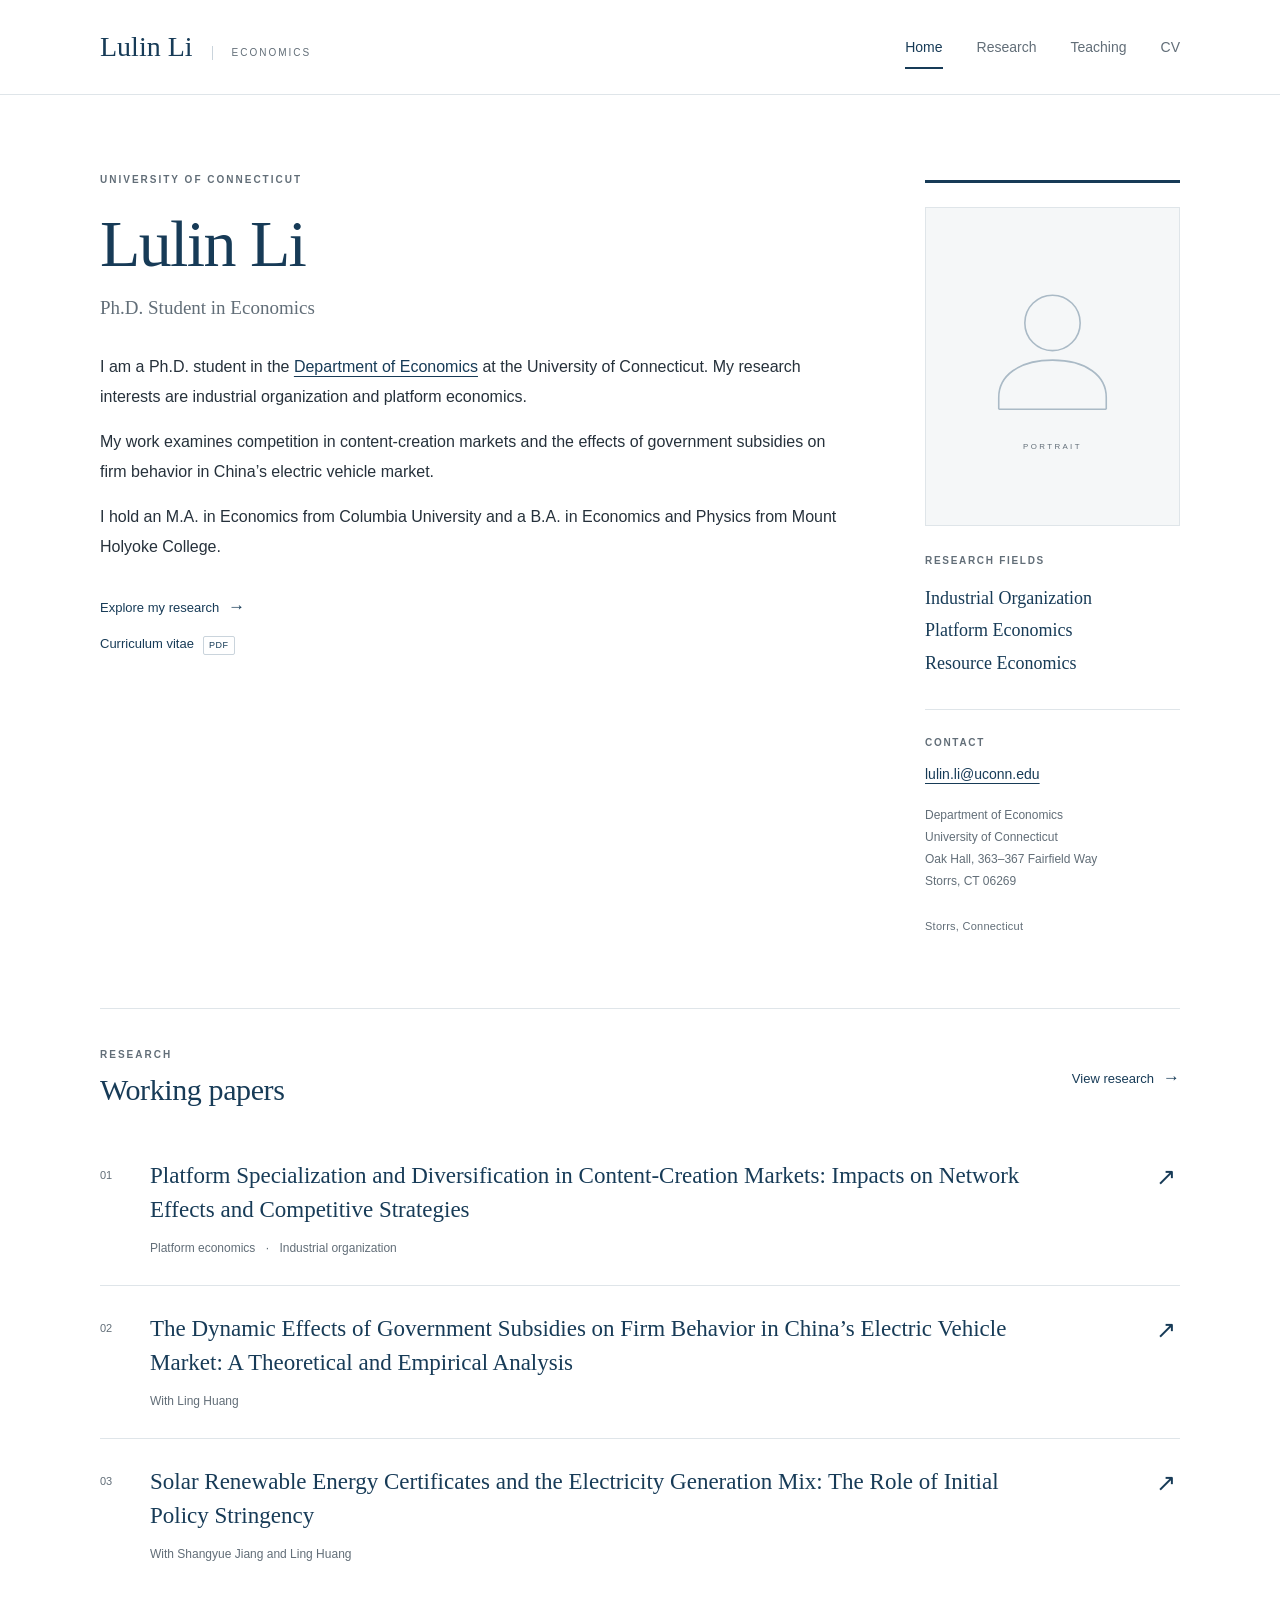
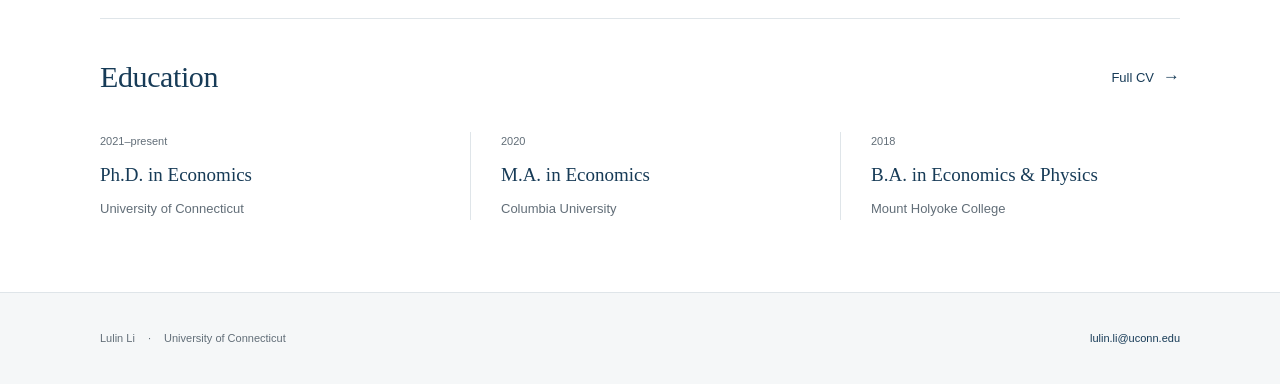
<file: index.html>
<!doctype html>  <!-- 声明这是 HTML5 文档，让浏览器按现代 HTML 标准模式解释页面。 -->


<!-- 开始整个 HTML 文档；lang="en" 表示页面正文是英文，帮助朗读工具和翻译工具识别语言。中文注释不会改变页面语言。 -->
<html lang="en">

<!-- 开始页面的设置区：存放编码、网页标题、搜索描述和样式文件引用；这些内容不作为正文显示。 -->
<head>

  <!-- 使用 UTF-8 字符编码，使英文、中文、箭头等字符能够正确显示；meta 是无需结束标签的元素。 -->
  <meta charset="utf-8">
<!--
首页逐行中文注释：从上往下阅读，每条注释解释下面紧接的一行代码；第一行的解释放在同行。
HTML 标签负责内容和结构；class 是自定义样式名称，具体外观在 styles.css 中定义；id 是页面内的唯一标识。
开始标签与带 / 的结束标签通常成对出现；缩进方便阅读，实际嵌套关系由标签决定。
href 指定链接目标，src 指定图片来源；相对路径从当前页面位置解析。
注释是写给编辑代码的人看的说明，浏览器不会把注释作为正文显示。
照片：把真人照片放入 assets/profile.jpg 后，在 img 那行修改 src 和 alt。
研究方向：在 field-list 的 ul 内新增 li；简介段落和搜索描述需要分别编辑。
保存修改用 Ctrl+S；git add、git commit、git push 后，还需要等待 GitHub Pages 完成部署，线上页面才会更新。
-->

  <!-- 设置手机视口：页面布局宽度跟随设备宽度，初始缩放比例为 1；配合 CSS 的手机样式使用。 -->
  <meta name="viewport" content="width=device-width, initial-scale=1">

  <!-- 给搜索引擎提供本页简介；真正的简介文字在 content 引号内。这一行不会自动同步正文中的自我介绍或研究方向。 -->
  <meta name="description" content="Lulin Li, Ph.D. student in Economics at the University of Connecticut. Research in industrial organization and platform economics.">

  <!-- 设置浏览器标签页和书签使用的标题；它与网页正文里的姓名标题是两个不同的位置。 -->
  <title>Lulin Li | Economics</title>

  <!-- 加载浏览器标签页的小图标；rel 指定用途为图标，href 指向 assets 文件夹内的 SVG，type 指明图片格式。 -->
  <link rel="icon" href="assets/favicon.svg" type="image/svg+xml">

  <!-- 加载同一文件夹内的 styles.css 样式表；里面的规则决定颜色、字体、间距、列数和手机布局。 -->
  <link rel="stylesheet" href="styles.css">

<!-- 结束页面设置区。 -->
</head>

<!-- 开始网页正文；浏览器中能看到和操作的主要页面内容都放在这里。 -->
<body>

  <!-- 添加跳到正文的辅助链接；href="#main" 指向本页 id="main" 的元素。skip-link 样式平时把它移出视野，键盘聚焦时显示。 -->
  <a class="skip-link" href="#main">Skip to content</a>

  <!-- 开始网站顶部页头；site-header 是自定义样式名，对应 CSS 中的顶部边框等设置。 -->
  <header class="site-header">

    <!-- 页头内部容器；header-inner 在 CSS 中控制内容宽度，并排列左侧姓名标识和右侧导航。 -->
    <div class="header-inner">

      <!-- 姓名标识是返回首页的链接；wordmark 控制字体和排版。span 把 Economics 单独分组，便于设置分隔线和小字；aria-label 给朗读工具提供链接名称。 -->
      <a class="wordmark" href="index.html" aria-label="Lulin Li, home">Lulin Li<span>Economics</span></a>

      <!-- 开始主导航区；nav 表示这里是一组导航链接，aria-label 为这个区域提供辅助名称。 -->
      <nav aria-label="Main navigation">

        <!-- Home 链接指向首页；aria-current="page" 表示当前页就是首页，本网站 CSS 也用它给当前导航项加下划线。 -->
        <a href="index.html" aria-current="page">Home</a>

        <!-- Research 是显示给读者的文字；点击后打开同一文件夹内的 research.html 研究页。 -->
        <a href="research.html">Research</a>

        <!-- 点击 Teaching 打开同一文件夹内的 teaching.html 教学页。 -->
        <a href="teaching.html">Teaching</a>

        <!-- 点击 CV 打开 cv.html 网页版简历；这里链接的是 HTML 页面，不是 PDF 文件。 -->
        <a href="cv.html">CV</a>

      <!-- 结束主导航区域；后续元素不再属于这组导航链接。 -->
      </nav>

    <!-- 结束最近一个尚未关闭的 div 容器；结合缩进找到它对应的开始标签，避免把后续内容放进错误的容器。 -->
    </div>

  <!-- 结束网站顶部页头。 -->
  </header>


  <!-- 开始页面主要内容；id="main" 供前面的跳转链接定位，container 样式限制最大宽度并让整块内容居中。 -->
  <main id="main" class="container">

    <!-- 开始首页介绍区；home-intro 在宽屏下分成介绍和侧栏两列，在手机上改为单列。aria-labelledby 用 id="name" 的标题作为区域名称。 -->
    <section class="home-intro" aria-labelledby="name">

      <!-- 把姓名、自我介绍和快捷链接放在同一个容器中，作为介绍区的主要一栏；类名标识这块内容，列布局由外层 home-intro 决定。 -->
      <div class="intro-main">

        <!-- 显示姓名上方的学校名称；p 表示一段文字，eyebrow 样式将它显示为小号、字距较宽的大写文字。 -->
        <p class="eyebrow">University of Connecticut</p>

        <!-- 显示本页最重要的一级标题，即姓名；id="name" 与外层 aria-labelledby="name" 对应。要改姓名，应同时检查页头和页脚等其他位置。 -->
        <h1 id="name">Lulin Li</h1>

        <!-- 显示姓名下方的身份说明；role 是这里的 CSS 类名，让这行使用较小的衬线字体和灰色。 -->
        <p class="role">Ph.D. Student in Economics</p>


        <!-- 开始个人简介容器；biography 样式统一控制下面几段简介的字号、行距和段落间距。 -->
        <div class="biography">

          <!-- 第一段简介：学校、身份和研究兴趣。中间的 a 标签把 Department of Economics 变成系网站的外部链接。此处的研究兴趣与右侧列表是两份独立文字，需要分别编辑。 -->
          <p>I am a Ph.D. student in the <a href="https://econ.uconn.edu/">Department of Economics</a> at the University of Connecticut. My research interests are industrial organization and platform economics.</p>

          <!-- 第二段简介：概述平台竞争和电动车补贴研究；修改 p 开始与结束标签之间的英文即可更新这段正文。 -->
          <p>My work examines competition in content-creation markets and the effects of government subsidies on firm behavior in China’s electric vehicle market.</p>

          <!-- 第三段简介：概述之前取得的学位；正文文字可以改，保留外侧 p 标签以维持段落结构。 -->
          <p>I hold an M.A. in Economics from Columbia University and a B.A. in Economics and Physics from Mount Holyoke College.</p>

        <!-- 结束最近一个尚未关闭的 div 容器；结合缩进找到它对应的开始标签，避免把后续内容放进错误的容器。 -->
        </div>

        <!-- 开始简介下方的快捷链接区；intro-links 在 CSS 中设置纵向排列、左对齐和链接间距。 -->
        <div class="intro-links">

          <!-- 点击 Explore my research 打开研究页；text-link 控制链接外观。箭头放在 span 中，aria-hidden="true" 让朗读工具跳过装饰箭头，但网页仍会显示它。 -->
          <a class="text-link" href="research.html">Explore my research <span aria-hidden="true">→</span></a>

          <!-- 打开 assets 中的 CV PDF；target="_blank" 通常在新标签页打开，rel="noopener" 阻止新页面通过 opener 访问原页面。file-label 显示小 PDF 标识；sr-only 的提示只供朗读工具读取。 -->
          <a class="text-link" href="assets/Lulin_Li_CV.pdf" target="_blank" rel="noopener">Curriculum vitae <span class="file-label">PDF</span><span class="sr-only"> (opens in a new tab)</span></a>

        <!-- 结束最近一个尚未关闭的 div 容器；结合缩进找到它对应的开始标签，避免把后续内容放进错误的容器。 -->
        </div>

      <!-- 结束最近一个尚未关闭的 div 容器；结合缩进找到它对应的开始标签，避免把后续内容放进错误的容器。 -->
      </div>

      <!-- 开始包含照片、研究方向和联系方式的辅助区域；profile-aside 控制侧栏边框和布局，aria-label 为该区域提供朗读名称。 -->
      <aside class="profile-aside" aria-label="Portrait, research fields and contact">

        <!-- 开始照片的语义容器；portrait-frame 控制照片区域的间距，并在窄屏下设置宽度和居中。 -->
        <figure class="portrait-frame">


          <!-- 显示照片占位图：src 是图片路径，alt 是图片无法显示或由朗读工具读取时的说明；width 和 height 提供原始尺寸与 4:5 比例，实际显示大小由 portrait 样式控制。换真人照片时改 src 和 alt。 -->
          <img class="portrait" src="assets/profile-placeholder.svg" alt="Reserved space for a portrait of Lulin Li" width="320" height="400">

        <!-- 结束照片容器；img 是无需结束标签的元素，因此没有单独的结束 img 标签。 -->
        </figure>

        <!-- 开始侧栏中的一个主题区块；这里是研究方向。aside-section 与相邻同类区块的间距、分隔线由 CSS 控制。 -->
        <section class="aside-section">

          <!-- 显示研究方向的二级标题；h2 表示标题层级，small-heading 将外观设置为小号大写字母，标题层级不由字号大小决定。 -->
          <h2 class="small-heading">Research fields</h2>

          <!-- 开始无序列表；class 中两个名字分别启用两组样式：plain-list 去掉默认圆点和缩进，field-list 设置研究方向列表的字体、行距和颜色。 -->
          <ul class="plain-list field-list">

            <!-- 第一条研究方向：产业组织。li 表示一条列表项；修改两个标签之间的英文即可改显示内容。 -->
            <li>Industrial Organization</li>

            <!-- 第二条研究方向：平台经济学。需要新增方向时，可以复制这种完整的 li 元素并修改文字。 -->
            <li>Platform Economics</li>

            <!-- 第三条研究方向：资源经济学。新增项目应放在 ul 开始与结束标签之间；保存并发布后，线上页面才会更新。 -->
            <li>Resource Economics</li>

          <!-- 结束研究方向列表；放在这一行之后的内容不再属于该列表。 -->
          </ul>

        <!-- 结束最近一个尚未关闭的 section 主题区块；缩进对应它的开始位置。 -->
        </section>

        <!-- 开始联系方式区块；沿用 aside-section 样式。id="contact" 使本页的 #contact 链接能够直接定位这里。 -->
        <section class="aside-section" id="contact">

          <!-- 显示联系方式标题；与 Research fields 使用相同的小标题样式。 -->
          <h2 class="small-heading">Contact</h2>

          <!-- 显示邮箱链接；mailto: 会请求打开读者配置的邮件应用或处理程序，不会自动发送邮件。更换邮箱时，要同时改 href 内的地址和标签之间显示的地址。 -->
          <a class="email" href="mailto:lulin.li@uconn.edu">lulin.li@uconn.edu</a>

          <!-- 开始作者的联系地址信息；address 提供语义，本网站 CSS 将它显示为较小的灰色正体文字。 -->
          <address>

            <!-- 显示地址第一行的系名；br 在这里强制换行，后面的学校名另起一行。br 不需要结束标签。 -->
            Department of Economics<br>

            <!-- 显示地址第二行的学校名；末尾 br 使下一行街道地址另起一行。 -->
            University of Connecticut<br>

            <!-- 显示办公楼与街道地址；br 在街道地址之后换行。 -->
            Oak Hall, 363–367 Fairfield Way<br>

            <!-- 显示城市、州缩写与邮编；这是 address 区域的最后一行文字。 -->
            Storrs, CT 06269

          <!-- 结束联系地址信息。 -->
          </address>

        <!-- 结束最近一个尚未关闭的 section 主题区块；缩进对应它的开始位置。 -->
        </section>

        <!-- 单独显示所在地；location 类控制字色和间距，本网站手机样式会隐藏这行，完整联系地址仍保留。 -->
        <p class="location">Storrs, Connecticut</p>

      <!-- 结束照片、研究方向和联系方式组成的侧栏。 -->
      </aside>

    <!-- 结束最近一个尚未关闭的 section 主题区块；缩进对应它的开始位置。 -->
    </section>


    <!-- 开始首页的论文列表区；home-section 控制上边框和间距，aria-labelledby 用 id="working-papers" 的标题给该区域命名。 -->
    <section class="home-section" aria-labelledby="working-papers">

      <!-- 开始论文区标题栏；section-heading 使用弹性布局排列左侧标题和右侧 View research 链接。 -->
      <div class="section-heading">

        <!-- 一个 div 内包含小字 Research 和二级标题 Working papers；标题的 id 与外层 aria-labelledby 对应，两个标题会作为一组参与布局。 -->
        <div><p class="eyebrow">Research</p><h2 id="working-papers">Working papers</h2></div>

        <!-- 论文区右侧的入口链接：点击后进入研究页；箭头是装饰，aria-hidden 仅让朗读工具忽略它。 -->
        <a class="text-link" href="research.html">View research <span aria-hidden="true">→</span></a>

      <!-- 结束最近一个尚未关闭的 div 容器；结合缩进找到它对应的开始标签，避免把后续内容放进错误的容器。 -->
      </div>

      <!-- 开始一篇可独立理解的论文条目；article 表达条目语义，paper-preview 在宽屏下分成编号、论文信息和箭头三列。 -->
      <article class="paper-preview">

        <!-- 显示第一篇论文的装饰编号 01；paper-number 控制外观，aria-hidden 让朗读工具忽略编号。 -->
        <span class="paper-number" aria-hidden="true">01</span>

        <!-- 把下方的论文标题和补充说明组合成一个普通容器，放在论文条目中间的信息列。 -->
        <div>

          <!-- h3 是论文标题；标题内部的 a 让整个标题可点击，href 指向平台竞争论文 PDF。这里没有 target 属性，正常点击会在当前标签页导航到 PDF。 -->
          <h3><a href="assets/papers/platform-specialization-and-diversification.pdf">Platform Specialization and Diversification in Content-Creation Markets: Impacts on Network Effects and Competitive Strategies</a></h3>

          <!-- 显示平台论文的研究领域补充信息；paper-meta 控制较小的灰色文字，中间的圆点只作视觉分隔，朗读工具会跳过它。 -->
          <p class="paper-meta">Platform economics <span aria-hidden="true">·</span> Industrial organization</p>

        <!-- 结束最近一个尚未关闭的 div 容器；结合缩进找到它对应的开始标签，避免把后续内容放进错误的容器。 -->
        </div>

        <!-- 论文右侧的箭头也是打开平台论文 PDF 的链接；aria-label 为只有图标的链接提供完整名称。手机样式会隐藏箭头，但标题链接仍可使用。 -->
        <a class="paper-arrow" href="assets/papers/platform-specialization-and-diversification.pdf" aria-label="Read the platform specialization working paper (PDF)">↗</a>

      <!-- 结束这一篇论文条目；下一篇论文应作为新的 article 开始。 -->
      </article>

      <!-- 开始一篇可独立理解的论文条目；article 表达条目语义，paper-preview 在宽屏下分成编号、论文信息和箭头三列。 -->
      <article class="paper-preview">

        <!-- 显示第二篇论文的装饰编号 02；调整论文顺序时可以同步改这里。 -->
        <span class="paper-number" aria-hidden="true">02</span>

        <!-- 把下方的论文标题和补充说明组合成一个普通容器，放在论文条目中间的信息列。 -->
        <div>

          <!-- 显示电动车论文标题；链接先打开 research.html，再通过 #electric-vehicles 定位研究页中同名 id 的条目。这一篇目前链接到介绍区，而不是 PDF。 -->
          <h3><a href="research.html#electric-vehicles">The Dynamic Effects of Government Subsidies on Firm Behavior in China’s Electric Vehicle Market: A Theoretical and Empirical Analysis</a></h3>

          <!-- 显示电动车论文的合作者说明；paper-meta 沿用补充信息的小号灰色样式。 -->
          <p class="paper-meta">With Ling Huang</p>

        <!-- 结束最近一个尚未关闭的 div 容器；结合缩进找到它对应的开始标签，避免把后续内容放进错误的容器。 -->
        </div>

        <!-- 第二篇论文的箭头入口，目标与该篇标题相同，都是研究页中的 electric-vehicles 区块；aria-label 说明链接用途。 -->
        <a class="paper-arrow" href="research.html#electric-vehicles" aria-label="Read about the electric vehicle subsidies working paper">↗</a>

      <!-- 结束这一篇论文条目；下一篇论文应作为新的 article 开始。 -->
      </article>

      <!-- 开始一篇可独立理解的论文条目；article 表达条目语义，paper-preview 在宽屏下分成编号、论文信息和箭头三列。 -->
      <article class="paper-preview">

        <!-- 显示第三篇论文的装饰编号 03，朗读工具会跳过该编号。 -->
        <span class="paper-number" aria-hidden="true">03</span>

        <!-- 把下方的论文标题和补充说明组合成一个普通容器，放在论文条目中间的信息列。 -->
        <div>

          <!-- 显示 SREC 论文标题；点击标题在当前标签页打开 assets/papers 下的全文 PDF。更换 PDF 文件名时需要同步修改这里的 href。 -->
          <h3><a href="assets/papers/solar-renewable-energy-certificates.pdf">Solar Renewable Energy Certificates and the Electricity Generation Mix: The Role of Initial Policy Stringency</a></h3>

          <!-- 显示 SREC 论文的两位合作者；这行只负责展示文字，不会从 PDF 自动读取作者信息。 -->
          <p class="paper-meta">With Shangyue Jiang and Ling Huang</p>

        <!-- 结束最近一个尚未关闭的 div 容器；结合缩进找到它对应的开始标签，避免把后续内容放进错误的容器。 -->
        </div>

        <!-- 第三篇论文的箭头链接，同样打开 SREC PDF；aria-label 提供完整的链接用途。更新论文路径时，应与上方标题链接一起修改。 -->
        <a class="paper-arrow" href="assets/papers/solar-renewable-energy-certificates.pdf" aria-label="Read the solar renewable energy certificates paper (PDF)">↗</a>

      <!-- 结束这一篇论文条目；下一篇论文应作为新的 article 开始。 -->
      </article>

    <!-- 结束最近一个尚未关闭的 section 主题区块；缩进对应它的开始位置。 -->
    </section>


    <!-- 开始教育经历区；同时使用 home-section 的通用区块样式和 education-section 的专属间距。aria-labelledby 指向 id="education" 的标题。 -->
    <section class="home-section education-section" aria-labelledby="education">

      <!-- 教育区标题栏：h2 显示 Education，id 供外层引用；右侧 Full CV 链接进入网页版简历，箭头为装饰。 -->
      <div class="section-heading"><h2 id="education">Education</h2><a class="text-link" href="cv.html">Full CV <span aria-hidden="true">→</span></a></div>

      <!-- 开始教育经历网格；education-grid 在宽屏下显示三列，在手机上显示一列，便于阅读。 -->
      <div class="education-grid">

        <!-- 第一项教育经历：外层 div 组合年份、三级标题学位名和学校段落；education-date 控制年份外观，present 表示持续至今。 -->
        <div><p class="education-date">2021–present</p><h3>Ph.D. in Economics</h3><p>University of Connecticut</p></div>

        <!-- 第二项教育经历：2020 年、经济学硕士和 Columbia University；结构与博士经历相同。 -->
        <div><p class="education-date">2020</p><h3>M.A. in Economics</h3><p>Columbia University</p></div>

        <!-- 第三项教育经历：2018 年、本科学位和 Mount Holyoke College；&amp; 是 HTML 字符实体，浏览器将它显示为一个 & 符号。 -->
        <div><p class="education-date">2018</p><h3>B.A. in Economics &amp; Physics</h3><p>Mount Holyoke College</p></div>

      <!-- 结束最近一个尚未关闭的 div 容器；结合缩进找到它对应的开始标签，避免把后续内容放进错误的容器。 -->
      </div>

    <!-- 结束最近一个尚未关闭的 section 主题区块；缩进对应它的开始位置。 -->
    </section>

  <!-- 结束页面主要内容；后面的 footer 是独立的页脚区域。 -->
  </main>


  <!-- 整行构成页脚：footer 表示页面底部，site-footer 设置背景和边框；内部 div 同时限制宽度并排列内容，p 显示姓名与学校，span 是装饰圆点，a 是邮箱链接。 -->
  <footer class="site-footer"><div class="container footer-inner"><p>Lulin Li <span aria-hidden="true">·</span> University of Connecticut</p><a href="mailto:lulin.li@uconn.edu">lulin.li@uconn.edu</a></div></footer>

<!-- 结束所有网页正文内容。 -->
</body>

<!-- 结束整个 HTML 文档。 -->
</html>
</file>
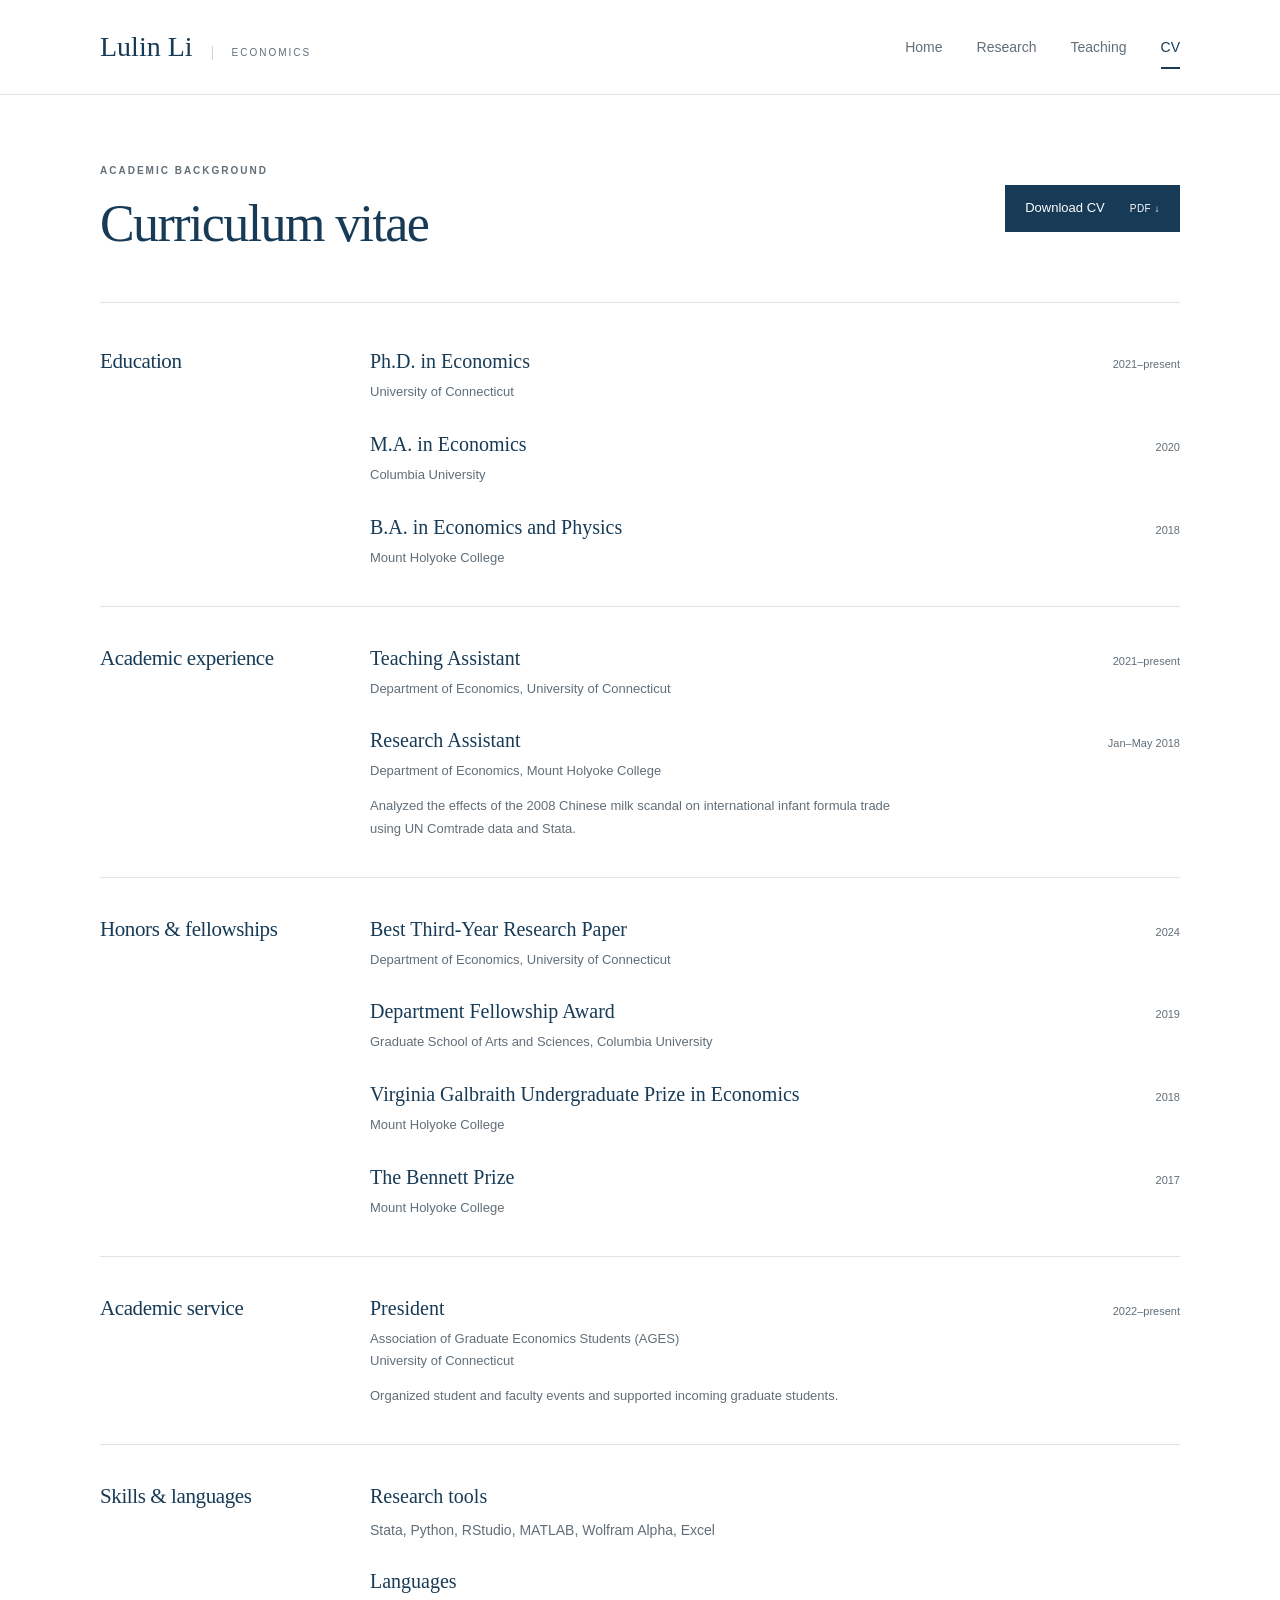
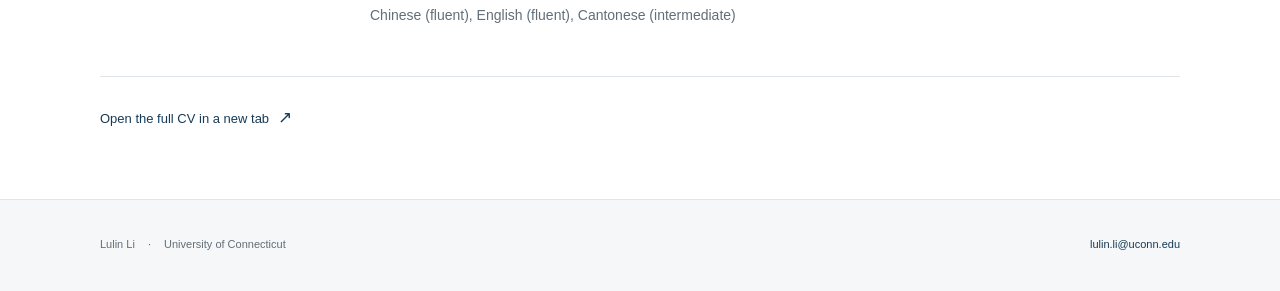
<file: cv.html>
<!doctype html>
<html lang="en">
<head>
  <meta charset="utf-8">
  <meta name="viewport" content="width=device-width, initial-scale=1">
  <meta name="description" content="Lulin Li's curriculum vitae: education, academic experience, service, and honors. Download the full CV as a PDF.">
  <title>Curriculum Vitae | Lulin Li</title>
  <link rel="icon" href="assets/favicon.svg" type="image/svg+xml">
  <link rel="stylesheet" href="styles.css">
</head>
<body>
  <a class="skip-link" href="#main">Skip to content</a>
  <header class="site-header"><div class="header-inner">
    <a class="wordmark" href="index.html" aria-label="Lulin Li, home">Lulin Li<span>Economics</span></a>
    <nav aria-label="Main navigation"><a href="index.html">Home</a><a href="research.html">Research</a><a href="teaching.html">Teaching</a><a href="cv.html" aria-current="page">CV</a></nav>
  </div></header>

  <main id="main" class="container page-main">
    <header class="page-heading cv-heading"><div><p class="eyebrow">Academic background</p><h1>Curriculum vitae</h1></div><a class="button" href="assets/Lulin_Li_CV.pdf" download="Lulin_Li_CV.pdf">Download CV <span class="button-file">PDF ↓</span></a></header>

    <section class="section-layout cv-section" aria-labelledby="education"><div class="section-label"><h2 id="education">Education</h2></div><div class="section-content">
      <div class="cv-row"><div><h3>Ph.D. in Economics</h3><p>University of Connecticut</p></div><p class="date">2021–present</p></div>
      <div class="cv-row"><div><h3>M.A. in Economics</h3><p>Columbia University</p></div><p class="date">2020</p></div>
      <div class="cv-row"><div><h3>B.A. in Economics and Physics</h3><p>Mount Holyoke College</p></div><p class="date">2018</p></div>
    </div></section>

    <section class="section-layout cv-section" aria-labelledby="experience"><div class="section-label"><h2 id="experience">Academic experience</h2></div><div class="section-content">
      <div class="cv-row"><div><h3>Teaching Assistant</h3><p>Department of Economics, University of Connecticut</p></div><p class="date">2021–present</p></div>
      <div class="cv-row"><div><h3>Research Assistant</h3><p>Department of Economics, Mount Holyoke College</p><p class="cv-description">Analyzed the effects of the 2008 Chinese milk scandal on international infant formula trade using UN Comtrade data and Stata.</p></div><p class="date">Jan–May 2018</p></div>
    </div></section>

    <section class="section-layout cv-section" aria-labelledby="honors"><div class="section-label"><h2 id="honors">Honors &amp; fellowships</h2></div><div class="section-content">
      <div class="cv-row"><div><h3>Best Third-Year Research Paper</h3><p>Department of Economics, University of Connecticut</p></div><p class="date">2024</p></div>
      <div class="cv-row"><div><h3>Department Fellowship Award</h3><p>Graduate School of Arts and Sciences, Columbia University</p></div><p class="date">2019</p></div>
      <div class="cv-row"><div><h3>Virginia Galbraith Undergraduate Prize in Economics</h3><p>Mount Holyoke College</p></div><p class="date">2018</p></div>
      <div class="cv-row"><div><h3>The Bennett Prize</h3><p>Mount Holyoke College</p></div><p class="date">2017</p></div>
    </div></section>

    <section class="section-layout cv-section" aria-labelledby="service"><div class="section-label"><h2 id="service">Academic service</h2></div><div class="section-content">
      <div class="cv-row"><div><h3>President</h3><p>Association of Graduate Economics Students (AGES)<br>University of Connecticut</p><p class="cv-description">Organized student and faculty events and supported incoming graduate students.</p></div><p class="date">2022–present</p></div>
    </div></section>

    <section class="section-layout cv-section" aria-labelledby="skills"><div class="section-label"><h2 id="skills">Skills &amp; languages</h2></div><div class="section-content skills-list">
      <div><h3>Research tools</h3><p>Stata, Python, RStudio, MATLAB, Wolfram Alpha, Excel</p></div>
      <div><h3>Languages</h3><p>Chinese (fluent), English (fluent), Cantonese (intermediate)</p></div>
    </div></section>
    <div class="page-endnote"><p><a class="text-link" href="assets/Lulin_Li_CV.pdf" target="_blank" rel="noopener">Open the full CV in a new tab <span aria-hidden="true">↗</span></a></p></div>
  </main>
  <footer class="site-footer"><div class="container footer-inner"><p>Lulin Li <span aria-hidden="true">·</span> University of Connecticut</p><a href="mailto:lulin.li@uconn.edu">lulin.li@uconn.edu</a></div></footer>
</body>
</html>
</file>
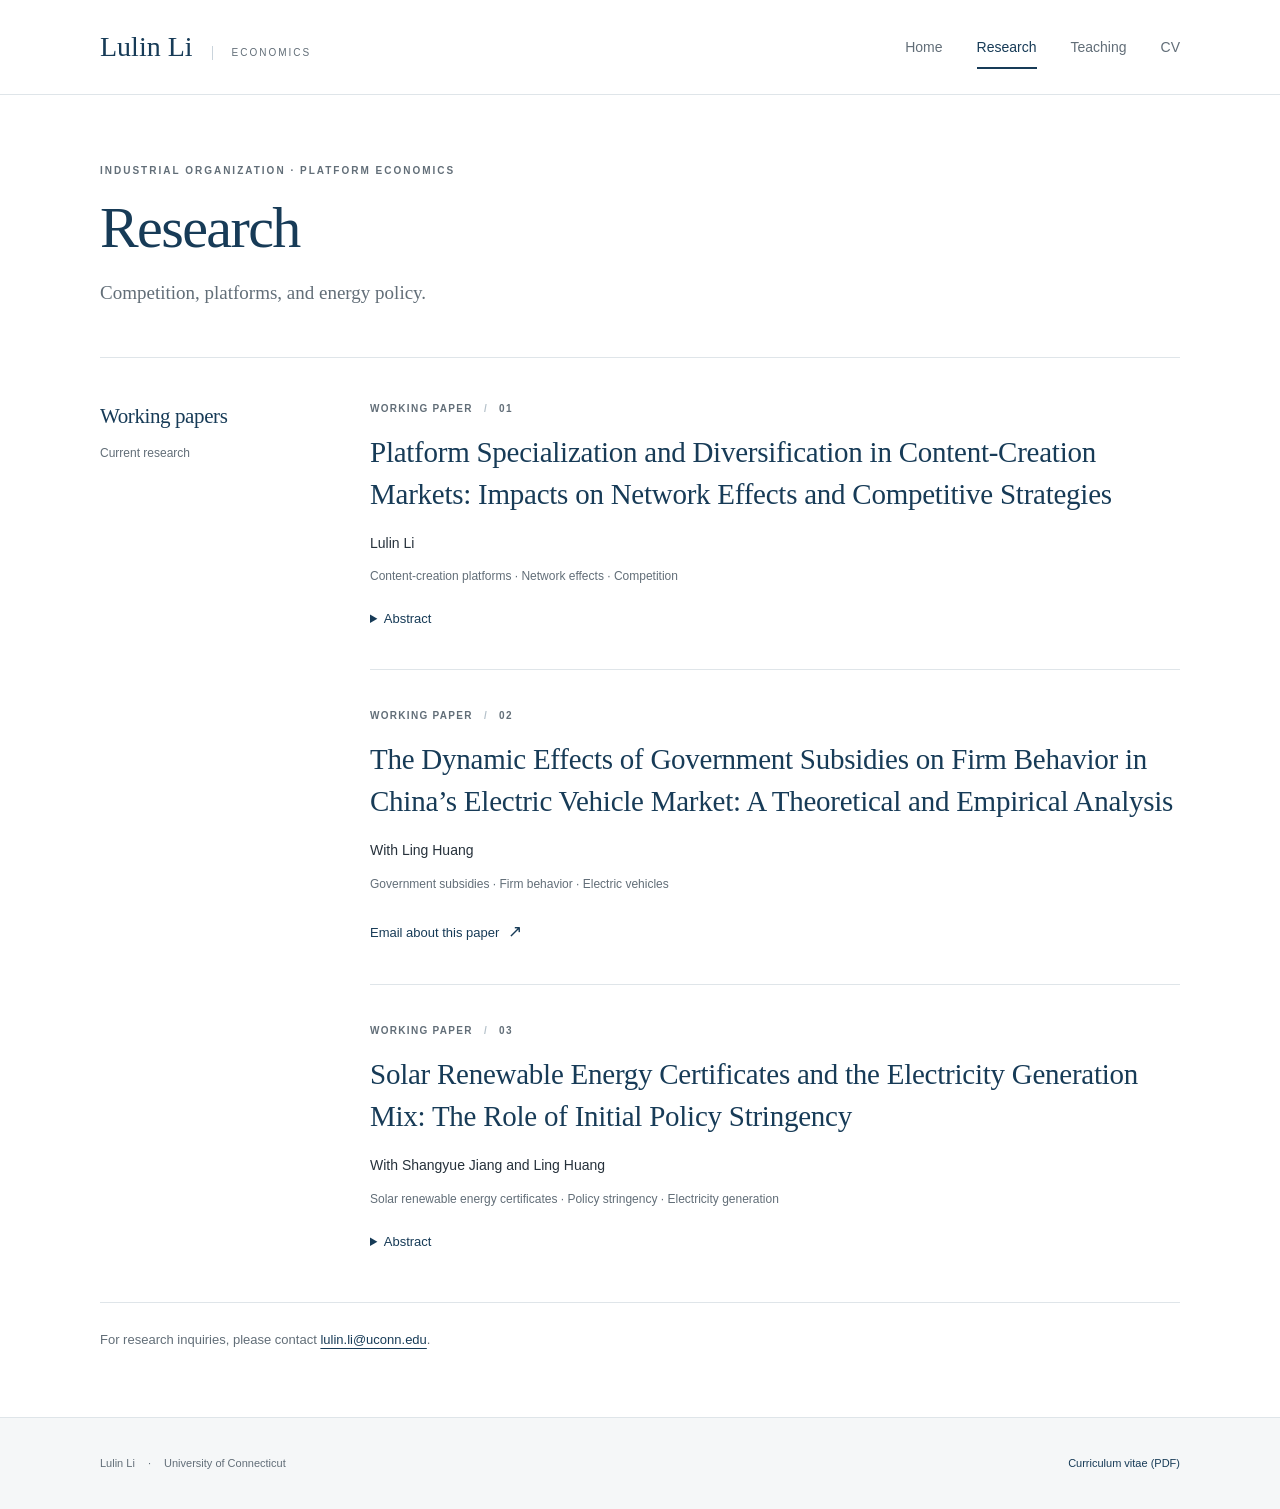
<file: research.html>
<!doctype html>
<html lang="en">
<head>
  <meta charset="utf-8">
  <meta name="viewport" content="width=device-width, initial-scale=1">
  <meta name="description" content="Working papers by Lulin Li on platform competition, electric vehicle subsidies, and solar renewable energy certificates.">
  <title>Research | Lulin Li</title>
  <link rel="icon" href="assets/favicon.svg" type="image/svg+xml">
  <link rel="stylesheet" href="styles.css">
</head>
<body>
  <a class="skip-link" href="#main">Skip to content</a>
  <header class="site-header"><div class="header-inner">
    <a class="wordmark" href="index.html" aria-label="Lulin Li, home">Lulin Li<span>Economics</span></a>
    <nav aria-label="Main navigation"><a href="index.html">Home</a><a href="research.html" aria-current="page">Research</a><a href="teaching.html">Teaching</a><a href="cv.html">CV</a></nav>
  </div></header>

  <main id="main" class="container page-main">
    <header class="page-heading"><p class="eyebrow">Industrial organization · Platform economics</p><h1>Research</h1><p class="page-intro">Competition, platforms, and energy policy.</p></header>
    <div class="section-layout">
      <aside class="section-label"><h2>Working papers</h2><p>Current research</p></aside>
      <div class="section-content">
        <!-- Update titles, authors, and publication statuses from the latest manuscripts. -->
        <article class="research-paper" id="platforms">
          <p class="paper-status">Working paper <span aria-hidden="true">/</span> 01</p>
          <h2><a href="assets/papers/platform-specialization-and-diversification.pdf">Platform Specialization and Diversification in Content-Creation Markets: Impacts on Network Effects and Competitive Strategies</a></h2>
          <p class="authors">Lulin Li</p>
          <p class="research-topics">Content-creation platforms · Network effects · Competition</p>
          <details class="paper-abstract">
            <summary>Abstract</summary>
            <p>This paper studies two-sided market competition in the context of content creating platforms, specifically TikTok and YouTube. We assume players interact with each other under a static game and that platforms’ strategies adapt to the intensity of competition among producers. Online short-video based content creation platforms such as TikTok and YouTube are fairly new and have newer implications for indirect (cross-side) network effects. We examines competition when users have preferences over two types of content and platforms can choose to specialize in one type of content or diversify into both. The study finds that platform strategies are significantly influenced by the level of competition among content producers. We consider two primary scenarios: one with an equal number of both types of producers, and another where one type of producers outnumber the other. For each scenario, we analyze how platforms respond to varying levels of competition intensity between producers. In environments with higher competitive intensity, one platform tends to diversify while the other specializes in the content type with more producers to avoid direct rivalry. Conversely, in low-intensity environments, platforms are more likely to adopt strategies akin to Hotelling’s model, positioning themselves at opposite extremes.</p>
          </details>
        </article>
        <article class="research-paper" id="electric-vehicles">
          <p class="paper-status">Working paper <span aria-hidden="true">/</span> 02</p>
          <h2>The Dynamic Effects of Government Subsidies on Firm Behavior in China’s Electric Vehicle Market: A Theoretical and Empirical Analysis</h2>
          <p class="authors">With Ling Huang</p>
          <p class="research-topics">Government subsidies · Firm behavior · Electric vehicles</p>
          <a class="text-link" href="mailto:lulin.li@uconn.edu?subject=Inquiry%20about%20your%20electric%20vehicle%20subsidies%20paper">Email about this paper <span aria-hidden="true">↗</span></a>
        </article>
        <article class="research-paper" id="srec">
          <p class="paper-status">Working paper <span aria-hidden="true">/</span> 03</p>
          <h2><a href="assets/papers/solar-renewable-energy-certificates.pdf">Solar Renewable Energy Certificates and the Electricity Generation Mix: The Role of Initial Policy Stringency</a></h2>
          <p class="authors">With Shangyue Jiang and Ling Huang</p>
          <p class="research-topics">Solar renewable energy certificates · Policy stringency · Electricity generation</p>
          <details class="paper-abstract">
            <summary>Abstract</summary>
            <p>Solar renewable energy certificate (SREC) programs provide dedicated incentives for solar generation. We use annual utility-level data from 2001–2023 and stacked event-study and difference-in-differences models to examine how SREC adoption changes the electricity generation mix. Our difference-in-differences estimates indicate a 19.2 percentage point increase in solar generation share and a 12.2 percentage point decline in non-clean generation share. Solar-share gains develop gradually and are concentrated in states with middle and high initial requirements, with estimated increases of 22.0 and 31.2 percentage points, respectively. Both groups exhibit similar declines in non-clean generation share, while the high-requirement group shows a larger decline in non-solar clean share in later years. Evidence of this latter pattern is less consistent across specifications. These findings connect initial policy requirements to the timing and composition of generation responses.</p>
          </details>
        </article>
      </div>
    </div>
    <div class="page-endnote"><p>For research inquiries, please contact <a href="mailto:lulin.li@uconn.edu">lulin.li@uconn.edu</a>.</p></div>
  </main>
  <footer class="site-footer"><div class="container footer-inner"><p>Lulin Li <span aria-hidden="true">·</span> University of Connecticut</p><a href="assets/Lulin_Li_CV.pdf" target="_blank" rel="noopener">Curriculum vitae (PDF)<span class="sr-only"> (opens in a new tab)</span></a></div></footer>
</body>
</html>
</file>
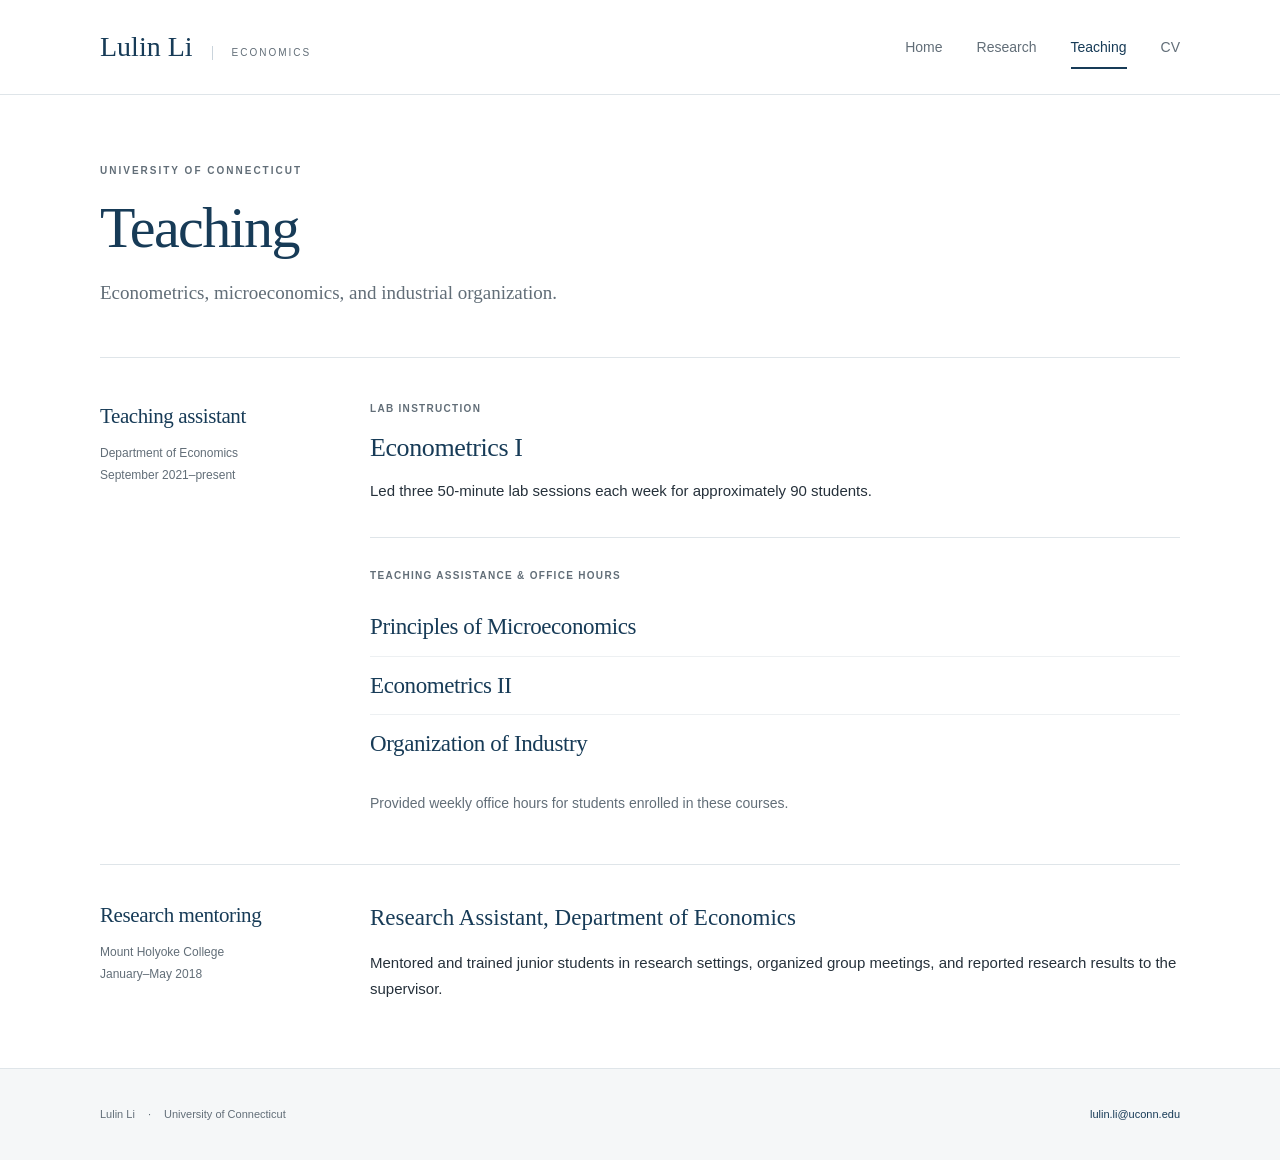
<file: teaching.html>
<!doctype html>
<html lang="en">
<head>
  <meta charset="utf-8">
  <meta name="viewport" content="width=device-width, initial-scale=1">
  <meta name="description" content="Lulin Li's teaching experience in econometrics, microeconomics, and industrial organization at the University of Connecticut.">
  <title>Teaching | Lulin Li</title>
  <link rel="icon" href="assets/favicon.svg" type="image/svg+xml">
  <link rel="stylesheet" href="styles.css">
</head>
<body>
  <a class="skip-link" href="#main">Skip to content</a>
  <header class="site-header"><div class="header-inner">
    <a class="wordmark" href="index.html" aria-label="Lulin Li, home">Lulin Li<span>Economics</span></a>
    <nav aria-label="Main navigation"><a href="index.html">Home</a><a href="research.html">Research</a><a href="teaching.html" aria-current="page">Teaching</a><a href="cv.html">CV</a></nav>
  </div></header>

  <main id="main" class="container page-main">
    <header class="page-heading"><p class="eyebrow">University of Connecticut</p><h1>Teaching</h1><p class="page-intro">Econometrics, microeconomics, and industrial organization.</p></header>
    <div class="section-layout">
      <aside class="section-label"><h2>Teaching assistant</h2><p>Department of Economics<br>September 2021–present</p></aside>
      <div class="section-content">
        <article class="course course-featured">
          <p class="paper-status">Lab instruction</p><h2>Econometrics I</h2>
          <p>Led three 50-minute lab sessions each week for approximately 90 students.</p>
        </article>
        <div class="course-group"><p class="paper-status">Teaching assistance &amp; office hours</p>
          <article class="course"><h2>Principles of Microeconomics</h2></article>
          <article class="course"><h2>Econometrics II</h2></article>
          <article class="course"><h2>Organization of Industry</h2></article>
          <p class="course-note">Provided weekly office hours for students enrolled in these courses.</p>
        </div>
      </div>
    </div>
    <section class="section-layout secondary-section" aria-labelledby="mentoring">
      <div class="section-label"><h2 id="mentoring">Research mentoring</h2><p>Mount Holyoke College<br>January–May 2018</p></div>
      <div class="section-content"><h3>Research Assistant, Department of Economics</h3><p>Mentored and trained junior students in research settings, organized group meetings, and reported research results to the supervisor.</p></div>
    </section>
  </main>
  <footer class="site-footer"><div class="container footer-inner"><p>Lulin Li <span aria-hidden="true">·</span> University of Connecticut</p><a href="mailto:lulin.li@uconn.edu">lulin.li@uconn.edu</a></div></footer>
</body>
</html>
</file>
<file: styles.css>
/* Shared design. Edit these variables to change the site's colors and width. */
:root {
  --ink: #26313b;
  --navy: #173b57;
  --muted: #626e78;
  --rule: #dfe5e9;
  --soft: #f5f7f8;
  --width: 1080px;
  --serif: Georgia, "Times New Roman", serif;
  --sans: -apple-system, BlinkMacSystemFont, "Segoe UI", Arial, sans-serif;
}
* { box-sizing: border-box; }
html { scroll-behavior: smooth; scroll-padding-top: 32px; }
body { margin: 0; background: #fff; color: var(--ink); font: 16px/1.75 var(--sans); -webkit-font-smoothing: antialiased; }
::selection { color: var(--navy); background: #dae7ef; }
a { color: var(--navy); text-decoration-thickness: 1px; text-underline-offset: 4px; }
a:hover { color: #476c87; }
a:focus-visible { outline: 2px solid var(--navy); outline-offset: 5px; border-radius: 2px; }
h1, h2, h3, p, ul { margin: 0; }
h1, h2, h3 { font-weight: 400; }
h1, h2 { font-family: var(--serif); color: var(--navy); }
h1 { font-size: clamp(40px, 4.7vw, 58px); line-height: 1.16; letter-spacing: -1.6px; }
h2 { font-size: 30px; line-height: 1.3; letter-spacing: -.4px; }
h3 { font-size: 18px; line-height: 1.55; }
.container, .header-inner { width: min(var(--width), calc(100% - 80px)); margin-inline: auto; }
.site-header { border-bottom: 1px solid var(--rule); }
.header-inner { min-height: 94px; display: flex; justify-content: space-between; align-items: center; gap: 28px; }
.wordmark { display: flex; align-items: baseline; gap: 19px; font: 28px/1.3 var(--serif); color: var(--navy); text-decoration: none; white-space: nowrap; }
.wordmark span { padding-left: 19px; border-left: 1px solid #cad4dc; font: 10px/1.4 var(--sans); text-transform: uppercase; letter-spacing: 2px; color: var(--muted); }
nav { display: flex; align-items: center; gap: 34px; }
nav a { padding: 10px 0 8px; border-bottom: 2px solid transparent; text-decoration: none; font-size: 14px; color: var(--muted); }
nav a[aria-current="page"] { color: var(--navy); border-bottom-color: var(--navy); }
nav a:hover { color: var(--navy); border-bottom-color: #b4c4cf; }
.eyebrow { font-size: 10px; line-height: 1.6; font-weight: 600; text-transform: uppercase; letter-spacing: 2px; color: var(--muted); margin-bottom: 18px; }
.home-intro { display: grid; grid-template-columns: minmax(0, 1fr) 255px; gap: 82px; padding: 77px 0 72px; }
.home-intro h1 { font-size: clamp(48px, 5.2vw, 66px); }
.role { font: 19px/1.6 var(--serif); color: var(--muted); margin-top: 10px; }
.biography { margin-top: 29px; font-size: 16px; line-height: 1.85; }
.biography p + p { margin-top: 16px; }
.intro-links { display: flex; flex-direction: column; align-items: flex-start; gap: 12px; margin-top: 30px; }
.text-link { display: inline-flex; align-items: baseline; gap: 9px; font-size: 13px; font-weight: 500; text-decoration: none; }
.text-link:hover { text-decoration: underline; }
.text-link span[aria-hidden] { font-size: 17px; }
.file-label { font-size: 9px; letter-spacing: .6px; padding: 1px 5px; border: 1px solid #cad4dc; border-radius: 2px; line-height: 1.6; }
.profile-aside { align-self: start; border-top: 3px solid var(--navy); padding-top: 24px; margin-top: 8px; }
.portrait-frame { margin: 0 0 27px; }
.portrait { display: block; width: 100%; height: auto; aspect-ratio: 4 / 5; object-fit: cover; object-position: center 30%; border: 1px solid var(--rule); background: var(--soft); }
.small-heading { font: 600 10px/1.6 var(--sans); letter-spacing: 1.7px; text-transform: uppercase; color: var(--muted); }
.plain-list { padding: 0; list-style: none; }
.field-list { margin-top: 13px; font: 18px/1.8 var(--serif); color: var(--navy); }
.aside-section + .aside-section { margin-top: 30px; padding-top: 25px; border-top: 1px solid var(--rule); }
.email { display: inline-block; margin-top: 11px; font-size: 14px; }
address { margin-top: 16px; color: var(--muted); font-size: 12px; font-style: normal; line-height: 1.85; }
.location { margin-top: 24px; color: var(--muted); font-size: 11px; letter-spacing: .25px; }
.home-section { border-top: 1px solid var(--rule); padding: 38px 0 0; }
.section-heading { display: flex; align-items: center; justify-content: space-between; gap: 20px; margin-bottom: 24px; }
.section-heading .eyebrow { margin-bottom: 7px; }
.section-heading > .text-link { flex-shrink: 0; }
.paper-preview { display: grid; grid-template-columns: 30px 1fr 24px; gap: 20px; align-items: start; padding: 26px 0; }
.paper-preview + .paper-preview { border-top: 1px solid var(--rule); }
.paper-number { font-size: 11px; color: var(--muted); padding-top: 7px; font-variant-numeric: tabular-nums; }
.paper-preview h3 { max-width: 890px; font: 23px/1.5 var(--serif); }
.paper-preview h3 a { text-decoration: none; }
.paper-preview h3 a:hover { text-decoration: underline; }
.paper-meta { margin-top: 10px; font-size: 12px; color: var(--muted); }
.paper-meta span { margin: 0 7px; }
.paper-arrow { text-decoration: none; font-size: 24px; line-height: 1.5; }
.education-section { margin: 27px 0 72px; }
.education-grid { display: grid; grid-template-columns: repeat(3, 1fr); gap: 30px; padding: 12px 0 0; }
.education-grid > div + div { border-left: 1px solid var(--rule); padding-left: 30px; }
.education-date { font-size: 11px; color: var(--muted); margin-bottom: 10px; }
.education-grid h3 { font: 19px/1.5 var(--serif); color: var(--navy); }
.education-grid h3 + p { margin-top: 8px; font-size: 13px; color: var(--muted); }
.site-footer { border-top: 1px solid var(--rule); background: var(--soft); }
.footer-inner { min-height: 91px; display: flex; align-items: center; justify-content: space-between; gap: 20px; font-size: 11px; color: var(--muted); }
.footer-inner p span { margin: 0 10px; }
.footer-inner a { text-decoration: none; }
.footer-inner a:hover { text-decoration: underline; }
.page-main { padding-top: 68px; padding-bottom: 66px; min-height: calc(100vh - 186px); }
.page-heading { padding-bottom: 48px; border-bottom: 1px solid var(--rule); margin-bottom: 43px; }
.page-heading .eyebrow { margin-bottom: 15px; }
.page-intro { color: var(--muted); margin-top: 17px; font: 19px/1.6 var(--serif); }
.section-layout { display: grid; grid-template-columns: 220px minmax(0, 1fr); gap: 50px; }
.section-label h2 { font-size: 21px; line-height: 1.45; }
.section-label p { font-size: 12px; line-height: 1.8; color: var(--muted); margin-top: 12px; }
.section-content { min-width: 0; }
.paper-status { font-size: 10px; line-height: 1.6; text-transform: uppercase; letter-spacing: 1.3px; font-weight: 600; color: var(--muted); margin-bottom: 14px; }
.paper-status span { margin: 0 7px; color: #b4c1ca; }
.research-paper h2 { font-size: 29px; line-height: 1.45; letter-spacing: -.25px; }
.research-paper h2 a { text-decoration: none; }
.research-paper h2 a:hover { text-decoration: underline; }
.research-paper + .research-paper { margin-top: 38px; padding-top: 38px; border-top: 1px solid var(--rule); }
.authors { font-size: 14px; margin-top: 16px; }
.research-topics { font-size: 12px; color: var(--muted); margin-top: 11px; }
.research-paper .text-link { margin-top: 22px; }
.research-paper:target { scroll-margin-top: 28px; }
.paper-abstract { margin-top: 21px; font-size: 14px; }
.paper-abstract summary { width: fit-content; color: var(--navy); font-size: 13px; font-weight: 500; cursor: pointer; }
.paper-abstract summary:focus-visible { outline: 2px solid var(--navy); outline-offset: 5px; }
.paper-abstract p { margin-top: 14px; padding-left: 17px; border-left: 2px solid var(--rule); line-height: 1.85; }
.page-endnote { margin-top: 48px; padding-top: 26px; border-top: 1px solid var(--rule); color: var(--muted); font-size: 13px; }
.course h2 { font-size: 26px; }
.course p:not(.paper-status) { margin-top: 14px; max-width: 620px; font-size: 15px; }
.course-featured { padding: 0 0 32px; }
.course-group { border-top: 1px solid var(--rule); padding-top: 30px; }
.course-group .course { padding: 14px 0; }
.course-group .course + .course { border-top: 1px solid #edf0f2; }
.course-group .course h2 { font-size: 23px; }
.course-note { margin-top: 18px; font-size: 14px; color: var(--muted); }
.secondary-section { border-top: 1px solid var(--rule); margin-top: 48px; padding-top: 35px; }
.secondary-section .section-content h3 { font-family: var(--serif); font-size: 23px; color: var(--navy); }
.secondary-section .section-content > p { margin-top: 14px; font-size: 15px; }
.cv-heading { display: flex; align-items: center; justify-content: space-between; gap: 24px; }
.cv-heading h1 { font-size: clamp(36px, 4.5vw, 52px); }
.button { display: inline-flex; align-items: center; gap: 25px; padding: 12px 20px; background: var(--navy); color: #fff; font-size: 13px; text-decoration: none; white-space: nowrap; }
.button:hover { color: #fff; background: #2c516d; }
.button-file { font-size: 10px; letter-spacing: .5px; }
.cv-section + .cv-section { border-top: 1px solid var(--rule); margin-top: 36px; padding-top: 36px; }
.cv-row { display: flex; justify-content: space-between; align-items: baseline; gap: 28px; }
.cv-row + .cv-row { margin-top: 25px; }
.cv-row h3, .skills-list h3 { font: 20px/1.5 var(--serif); color: var(--navy); }
.cv-row p:not(.date) { font-size: 13px; color: var(--muted); margin-top: 5px; }
.cv-row .date { font-size: 11px; color: var(--muted); white-space: nowrap; }
.cv-row .cv-description { max-width: 530px; padding-top: 7px; }
.skills-list > div + div { margin-top: 24px; }
.skills-list p { font-size: 14px; color: var(--muted); margin-top: 7px; }
.skip-link { position: absolute; top: -100px; left: 16px; padding: 8px 16px; background: #fff; z-index: 10; }
.skip-link:focus { top: 12px; }
.sr-only { position: absolute; width: 1px; height: 1px; padding: 0; margin: -1px; overflow: hidden; clip: rect(0,0,0,0); white-space: nowrap; border: 0; }
@media (max-width: 900px) {
  .container, .header-inner { width: calc(100% - 56px); }
  .home-intro { grid-template-columns: minmax(0, 1fr) 225px; gap: 40px; padding-top: 55px; }
  .wordmark span { display: none; }
  .section-layout { grid-template-columns: 180px minmax(0, 1fr); gap: 32px; }
  .research-paper h2 { font-size: 26px; }
  .education-grid { gap: 18px; }
  .education-grid > div + div { padding-left: 18px; }
}
@media (max-width: 650px) {
  .container, .header-inner { width: calc(100% - 40px); }
  .header-inner { min-height: 115px; flex-direction: column; align-items: flex-start; gap: 12px; padding: 20px 0 10px; }
  .wordmark { font-size: 25px; }
  .wordmark span { display: inline; font-size: 9px; }
  nav { width: 100%; justify-content: space-between; gap: 15px; }
  nav a { font-size: 13px; padding: 5px 0 8px; }
  .home-intro { grid-template-columns: 1fr; gap: 35px; padding: 40px 0; }
  .home-intro h1 { font-size: 52px; }
  .role { font-size: 18px; }
  .biography { margin-top: 24px; font-size: 15px; }
  .intro-links { margin-top: 24px; }
  .profile-aside { display: grid; grid-template-columns: 1fr 1fr; gap: 24px; margin: 0; padding-top: 20px; border-top-width: 2px; }
  .portrait-frame { grid-column: 1 / -1; width: min(220px, 100%); justify-self: center; margin: 0 0 4px; }
  .aside-section + .aside-section { margin: 0; padding: 0; border: 0; }
  .field-list { font-size: 16px; line-height: 1.7; }
  .email { font-size: 12px; overflow-wrap: anywhere; }
  address { font-size: 11px; }
  .location { display: none; }
  .home-section { padding-top: 28px; }
  h2 { font-size: 27px; }
  .section-heading { gap: 12px; margin-bottom: 14px; align-items: baseline; }
  .section-heading > .text-link { font-size: 11px; }
  .paper-preview { grid-template-columns: 20px 1fr; gap: 12px; padding: 23px 0; }
  .paper-preview h3 { font-size: 20px; line-height: 1.5; }
  .paper-arrow { display: none; }
  .paper-meta { font-size: 11px; }
  .education-section { margin: 22px 0 45px; }
  .education-grid { grid-template-columns: 1fr; gap: 24px; }
  .education-grid > div + div { padding: 20px 0 0; border-left: 0; border-top: 1px solid var(--rule); }
  .education-date { margin-bottom: 4px; }
  .education-grid h3 + p { margin-top: 4px; }
  .footer-inner { flex-direction: column; align-items: flex-start; justify-content: center; gap: 4px; padding: 20px 0; }
  .page-main { padding: 40px 0 45px; }
  .page-heading { padding-bottom: 30px; margin-bottom: 28px; }
  .page-heading .eyebrow { font-size: 9px; letter-spacing: 1.2px; }
  .page-intro { font-size: 18px; }
  .section-layout { grid-template-columns: 1fr; gap: 25px; }
  .section-label h2 { font-size: 22px; }
  .section-label p { margin-top: 6px; }
  .research-paper h2 { font-size: 25px; line-height: 1.45; }
  .research-paper + .research-paper { margin-top: 30px; padding-top: 30px; }
  .research-topics { line-height: 1.9; }
  .page-endnote { margin-top: 35px; font-size: 12px; }
  .cv-heading { align-items: flex-start; flex-direction: column; gap: 24px; }
  .cv-heading h1 { font-size: 39px; letter-spacing: -1px; }
  .cv-row { flex-direction: column; gap: 5px; }
  .cv-row + .cv-row { margin-top: 24px; }
  .cv-row h3 { font-size: 20px; }
  .cv-section + .cv-section { margin-top: 29px; padding-top: 29px; }
}
@media (max-width: 360px) {
  .profile-aside { grid-template-columns: 1fr; gap: 26px; }
  .section-heading { flex-wrap: wrap; }
  .cv-heading h1 { font-size: 34px; }
}
@media (prefers-reduced-motion: reduce) { html { scroll-behavior: auto; } }
@media print {
  body { font-size: 11pt; }
  .site-header, .site-footer, .skip-link, .button, .page-endnote, .paper-arrow { display: none; }
  .container { width: 100%; }
  .page-main, .home-intro { padding: 0; }
  .page-heading { padding-bottom: 20px; margin-bottom: 20px; }
  .section-layout { grid-template-columns: 150px 1fr; gap: 24px; }
  .cv-row, .research-paper, .course, .education-grid > div { break-inside: avoid; }
  a { color: var(--ink); }
}
</file>
